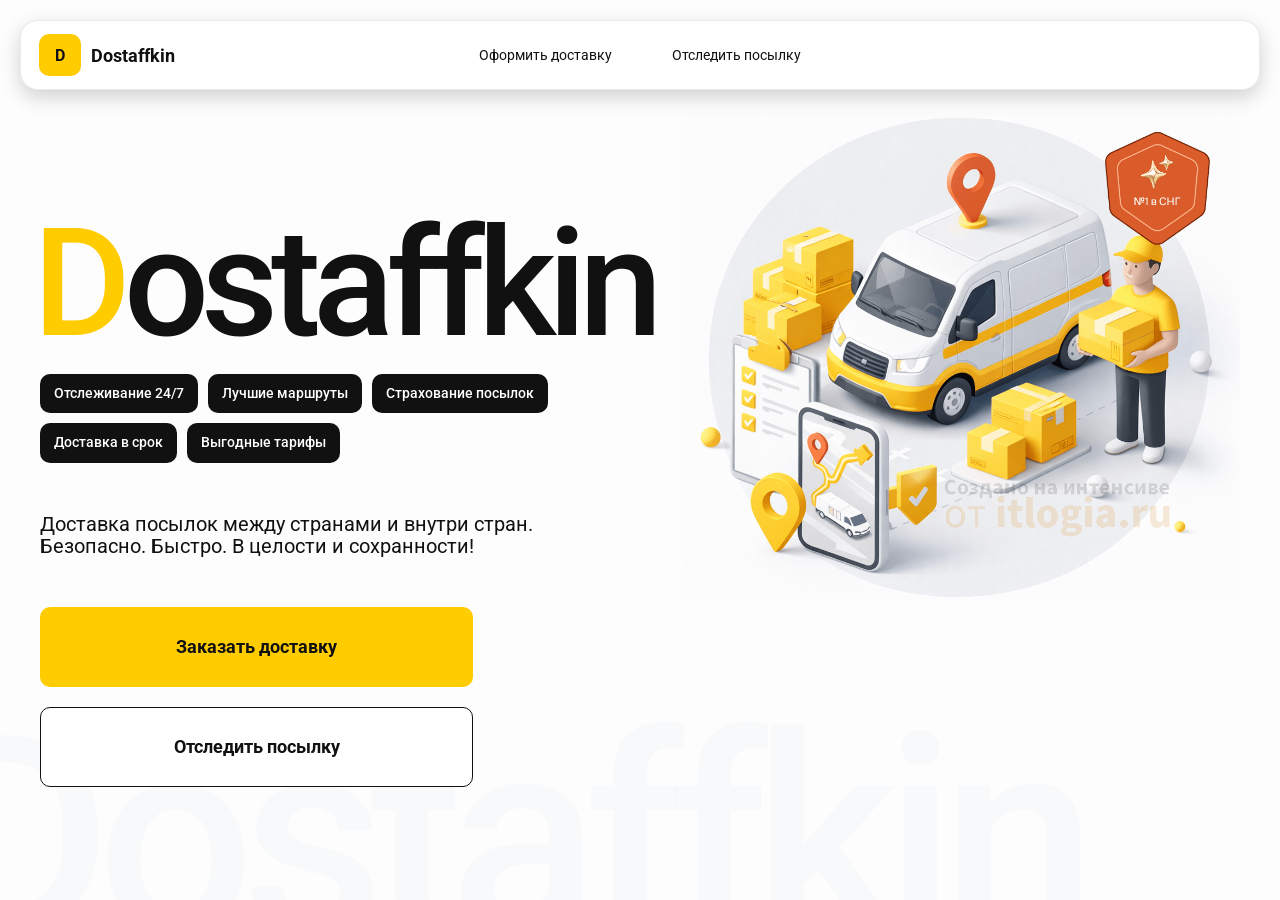
<file: index.html>
<!doctype html>
<html lang="ru">

<head>
    <meta charset="utf-8" />
    <meta name="viewport" content="width=device-width,initial-scale=1,maximum-scale=1,user-scalable=0" />
    <title>Dostaffkin — Доставка посылок между странами и внутри стран. Безопасно. Быстро. В целости и сохранности!
    </title>

    <link href="styles/base.css" rel="stylesheet" />
    <link href="styles/base_adaptive.css" rel="stylesheet" />
    <link href="styles/index.css" rel="stylesheet" />
    <link href="styles/index_adaptive.css" rel="stylesheet" />

</head>

<body>

    <div class="container">

        <header class="header">
            <a class="header-brand" href="#">
                <div class="header-logo">D</div>
                <div class="header-title">Dostaffkin</div>
            </a>
            <nav class="header-menu">
                <a class="header-link" href="./order.html">Оформить <span>доставку</span></a>
                <a class="header-link" href="./track.html">Отследить <span>посылку</span></a>
            </nav>
        </header>
        <main class="main">
            <section class="main-info">
                <div class="main-title">
                    <span>D</span>ostaffkin
                </div>
                <div class="main-features">
                    <div class="main-feature">Отслеживание 24/7</div>
                    <div class="main-feature">Лучшие маршруты</div>
                    <div class="main-feature">Страхование посылок</div>
                    <div class="main-feature">Доставка в срок</div>
                    <div class="main-feature">Выгодные тарифы</div>
                </div>
                <div class="main-description">
                    Доставка посылок между странами и внутри стран.
                    Безопасно. Быстро. В целости и сохранности!
                </div>
                <div class="main-actions">
                    <a class="button" type="button" href="./order.html">Заказать доставку</a>
                    <a class="button button-white" type="button" href="./track.html">Отследить посылку</a>
                </div>
            </section>
            <div class="main-title-ghost">Dostaffkin</div>
            <section class="main-image">
                <img src="images/main-image.png" alt="Main image" />
            </section>
        </main>





    </div>

</body>

</html>
</file>
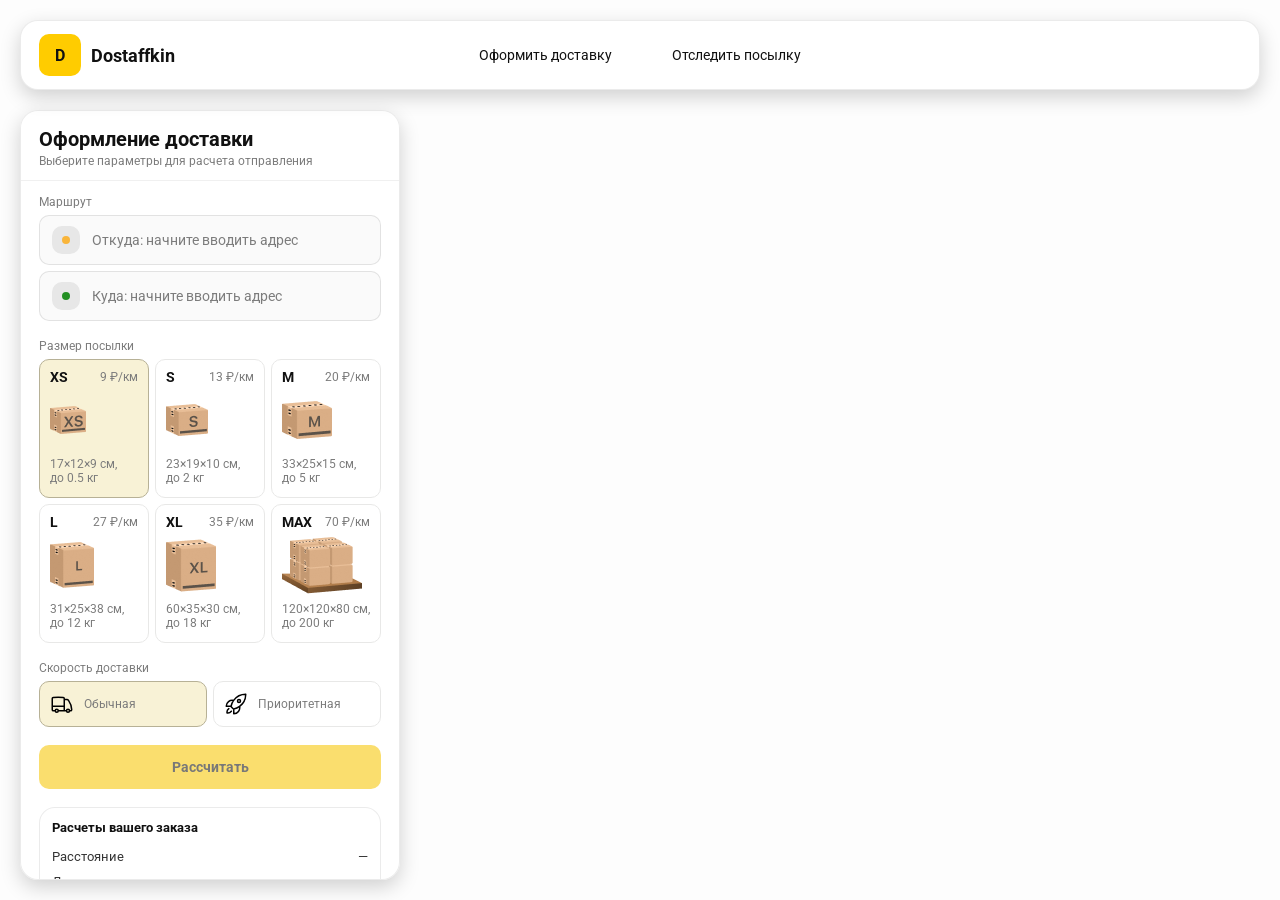
<file: order.html>
<!doctype html>
<html lang="ru">

<head>
    <meta charset="utf-8" />
    <meta name="viewport" content="width=device-width,initial-scale=1,maximum-scale=1,user-scalable=0" />
    <title>Оформление доставки</title>

    <link rel="stylesheet" href="styles/base.css" />
    <link rel="stylesheet" href="styles/base_adaptive.css" />

    <link rel="stylesheet" href="styles/order.css" />
    <link rel="stylesheet" href="styles/order_adaptive.css" />

    <script src="https://testologia.ru/ymc_min.js" data-apikey="d950be24-3b3c-4413-befa-145e08cbce73" data-suggest-apikey="341fd88f-6fcc-454c-8f7f-f2c5c83a1892"></script>
</head>

<body>
    <div id="map"></div>

    <header class="header">
        <a class="header-brand" href="./index.html">
            <div class="header-logo">D</div>
            <div class="header-title">Dostaffkin</div>
        </a>
        <nav class="header-menu">
            <a class="header-link" href="#">Оформить <span>доставку</span></a>
            <a class="header-link" href="./track.html">Отследить <span>посылку</span></a>
        </nav>
    </header>

    <aside class="main" id="sidebar">
        <div class="main-header">
            <div class="main-title">Оформление доставки</div>
            <div class="main-text">Выберите параметры для расчета отправления</div>
        </div>

        <div class="main-content">
            <div class="main-route">
                <div class="main-block-title">Маршрут</div>
                <div class="main-fields">
                    <div class="main-field" id="fromField">
                        <div class="main-pin"></div>
                        <input id="from" placeholder="Откуда: начните вводить адрес" autocomplete="off" />
                        <div class="main-ac" id="fromAc" role="listbox" aria-label="Подсказки адресов"></div>
                    </div>

                    <div class="main-field" id="toField">
                        <div class="main-pin"></div>
                        <input id="to" placeholder="Куда: начните вводить адрес" autocomplete="off" />
                        <div class="main-ac" id="toAc" role="listbox" aria-label="Подсказки адресов"></div>
                    </div>
                </div>
            </div>
            <div class="main-package">
                <div class="main-block-title">Размер посылки</div>

                <div class="main-sizes">
                    <div class="main-size-card is-active" data-value="xs">
                        <div class="main-size-top">
                            <div class="main-size-label">XS</div>
                            <div class="main-size-rate">9 ₽/км</div>
                        </div>
                        <div class="main-size-media">
                            <img src="images/sizes/xs.png" alt="Короб XS" />
                        </div>
                        <div class="main-size-description">17×12×9 см,<br>до 0.5 кг</div>
                    </div>

                    <div class="main-size-card" data-value="s">
                        <div class="main-size-top">
                            <div class="main-size-label">S</div>
                            <div class="main-size-rate">13 ₽/км</div>
                        </div>
                        <div class="main-size-media">
                            <img src="images/sizes/s.png" alt="Короб S" />
                        </div>
                        <div class="main-size-description">23×19×10 см,<br>до 2 кг</div>
                    </div>

                    <div class="main-size-card" data-value="m">
                        <div class="main-size-top">
                            <div class="main-size-label">M</div>
                            <div class="main-size-rate">20 ₽/км</div>
                        </div>
                        <div class="main-size-media">
                            <img src="images/sizes/m.png" alt="Короб M" />
                        </div>
                        <div class="main-size-description">33×25×15 см,<br>до 5 кг</div>
                    </div>

                    <div class="main-size-card" data-value="l">
                        <div class="main-size-top">
                            <div class="main-size-label">L</div>
                            <div class="main-size-rate">27 ₽/км</div>
                        </div>
                        <div class="main-size-media">
                            <img src="images/sizes/l.png" alt="Короб L" />
                        </div>
                        <div class="main-size-description">31×25×38 см,<br>до 12 кг</div>
                    </div>

                    <div class="main-size-card" data-value="xl">
                        <div class="main-size-top">
                            <div class="main-size-label">XL</div>
                            <div class="main-size-rate">35 ₽/км</div>
                        </div>
                        <div class="main-size-media">
                            <img src="images/sizes/xl.png" alt="Короб XL" />
                        </div>
                        <div class="main-size-description">60×35×30 см,<br>до 18 кг</div>
                    </div>

                    <div class="main-size-card" data-value="max">
                        <div class="main-size-top">
                            <div class="main-size-label">MAX</div>
                            <div class="main-size-rate">70 ₽/км</div>
                        </div>
                        <div class="main-size-media main-size-media-palleta">
                            <img src="images/sizes/max.png" alt="Паллета" />
                        </div>
                        <div class="main-size-description">120×120×80 см,<br>до 200 кг</div>
                    </div>
                </div>
            </div>
            <div class="main-speed">
                <div class="main-block-title">Скорость доставки</div>

                <div class="main-speeds">
                    <div class="main-speed-card is-active" data-value="regular">
                        <img class="main-speed-media" src="images/icons/regular.svg" alt="Regular" />
                        <div class="main-speed-description">Обычная</div>
                    </div>
                    <div class="main-speed-card" data-value="fast">
                        <img class="main-speed-media" src="images/icons/fast.svg" alt="Fast" />
                        <div class="main-speed-description">Приоритетная</div>
                    </div>

                </div>
            </div>
            <div class="main-calculate-block">
                <button id="calc" class="button calculate-button" type="button" disabled>Рассчитать</button>
            </div>
            <div class="main-result" id="result">
                <div class="main-result-title">Расчеты вашего заказа</div>
                <div class="main-result-lines">
                    <div class="main-result-line"><span>Расстояние</span><span id="distanceValue">—</span></div>
                    <div class="main-result-line"><span>Доставим через</span><span id="durationValue">—</span></div>
                    <div class="main-result-line"><span>Тариф</span><span id="rateValue">—</span></div>
                </div>
                <div class="main-price">
                    <div class="main-price-label">Итого</div>
                    <div class="main-price-value" id="totalValue">—</div>
                </div>
            </div>
            <div class="main-order-box">
                <div class="main-order-form" id="orderForm">
                    <div class="main-order-title">Оформление доставки</div>
                    <div class="main-block-info-row">
                        <div class="main-block-title">Контакты</div>
                        <div class="order-fields">
                            <div class="main-field">
                                <input id="customerName" placeholder="Ваше имя" autocomplete="off" />
                            </div>
                            <div class="main-field">
                                <input id="customerPhone" placeholder="Ваш телефон" autocomplete="off"
                                    inputmode="tel" />
                            </div>
                        </div>
                    </div>
                    <div class="main-block-info-row extra-info">
                        <div class="main-block-title">Дополнительная информация</div>
                        <div class="main-field textarea">
                            <textarea id="comment" placeholder="Детали доставки и комментарии"></textarea>
                        </div>
                    </div>
                    <button id="submit" class="button main-submit-request" type="button" disabled>Отправить
                        заявку
                    </button>
                </div>

                <div class="main-order-success" id="orderSuccess">
                    <div class="main-success-icon">✓</div>
                    <div class="main-success-title">Заявка отправлена!</div>
                    <div class="main-success-title">Номер отправления – <span id="orderId"></span></div>
                    <div class="main-success-subtitle">Мы скоро свяжемся с вами</div>
                </div>
            </div>
        </div>
    </aside>

    <script src="scripts/order.js"> </script>

</body>

</html>
</file>
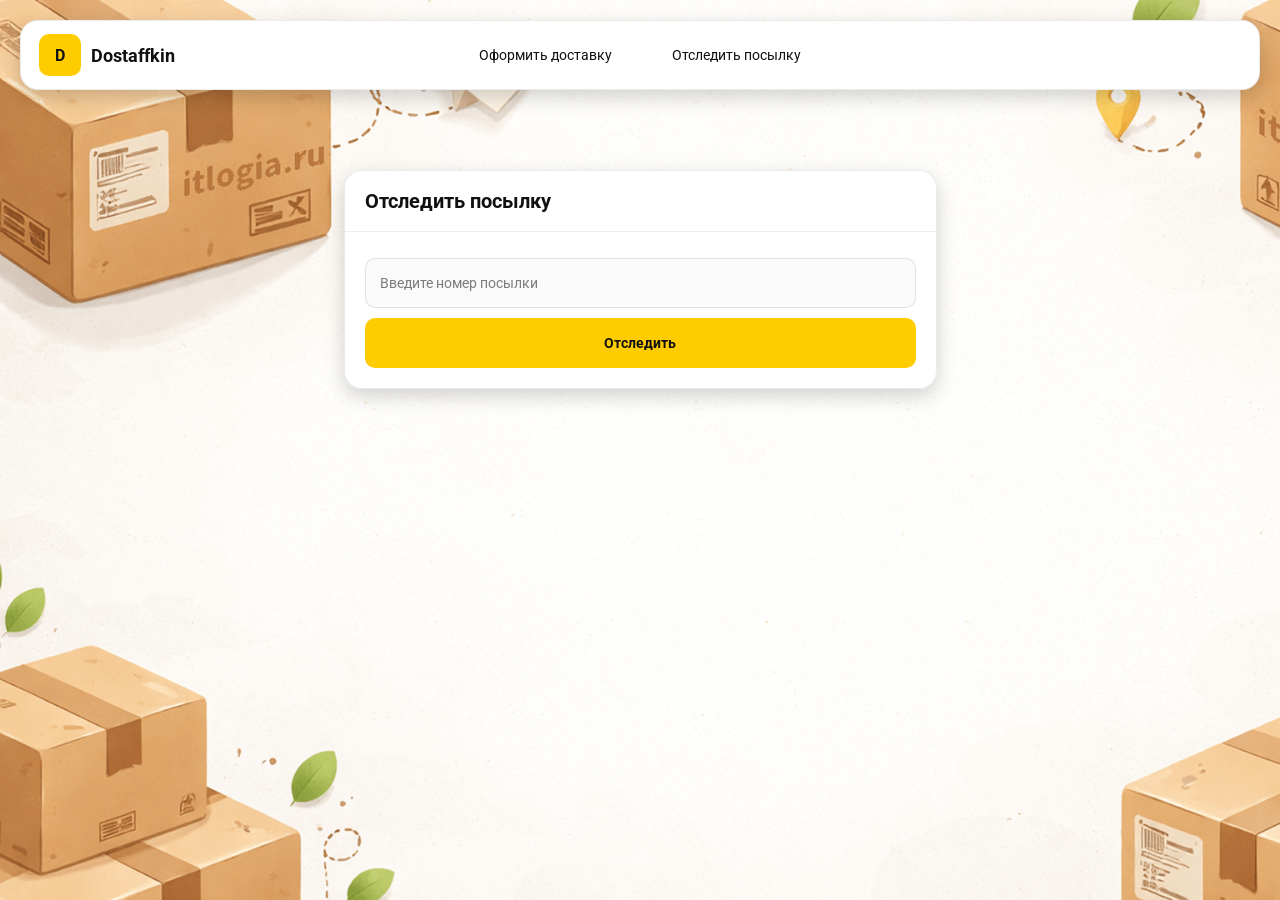
<file: track.html>
<!doctype html>
<html lang="ru">

<head>
    <meta charset="utf-8" />
    <meta name="viewport" content="width=device-width,initial-scale=1,maximum-scale=1,user-scalable=0" />
    <title>Отследить посылку</title>
    <link rel="stylesheet" href="styles/base.css" />
    <link rel="stylesheet" href="styles/base_adaptive.css" />

    <link rel="stylesheet" href="styles/track.css" />
    <link rel="stylesheet" href="styles/track_adaptive.css" />
</head>

<body>
    <div class="container">
        <header class="header">
            <a class="header-brand" href="./index.html">
                <div class="header-logo">D</div>
                <div class="header-title">Dostaffkin</div>
            </a>
            <nav class="header-menu">
                <a class="header-link" href="./order.html">Оформить <span>доставку</span></a>
                <a class="header-link" href="#">Отследить <span>посылку</span></a>
            </nav>
        </header>

        <main class="track-content">
            <section class="track-card track-search">
                <div class="track-title">Отследить посылку</div>
                <div class="track-action">
                    <div class="main-field track-field">
                        <input id="trackNumber" placeholder="Введите номер посылки" autocomplete="off" />
                    </div>
                    <button id="trackButton" class="button track-button" type="button">Отследить</button>
                </div>
            </section>
            <section class="track-card track-result" id="trackResult">
                <div class="track-result-header">
                    <div class="track-id" id="trackIdValue"></div>
                    <div class="track-routes">
                        <div class="track-route">
                            <div class="track-route-pin">
                                <svg xmlns="http://www.w3.org/2000/svg" fill="none" viewBox="0 0 24 24"
                                    stroke-width="1.5" stroke="orange" class="size-6">
                                    <path stroke-linecap="round" stroke-linejoin="round"
                                        d="M15 10.5a3 3 0 1 1-6 0 3 3 0 0 1 6 0Z" />
                                    <path stroke-linecap="round" stroke-linejoin="round"
                                        d="M19.5 10.5c0 7.142-7.5 11.25-7.5 11.25S4.5 17.642 4.5 10.5a7.5 7.5 0 1 1 15 0Z" />
                                </svg>
                            </div>
                            <div class="track-route-address" id="trackFromValue">
                                Откуда: Москва, улица Арбат, 1
                            </div>
                        </div>
                        <div class="track-route track-route-arrow">
                            <svg xmlns="http://www.w3.org/2000/svg" fill="none" viewBox="0 0 24 24" stroke-width="1.5"
                                stroke="currentColor" class="size-6">
                                <path stroke-linecap="round" stroke-linejoin="round"
                                    d="M19.5 13.5 12 21m0 0-7.5-7.5M12 21V3" />
                            </svg>
                        </div>
                        <div class="track-route">
                            <div class="track-route-pin">
                                <svg xmlns="http://www.w3.org/2000/svg" fill="none" viewBox="0 0 24 24"
                                    stroke-width="1.5" stroke="green" class="size-6">
                                    <path stroke-linecap="round" stroke-linejoin="round"
                                        d="M15 10.5a3 3 0 1 1-6 0 3 3 0 0 1 6 0Z" />
                                    <path stroke-linecap="round" stroke-linejoin="round"
                                        d="M19.5 10.5c0 7.142-7.5 11.25-7.5 11.25S4.5 17.642 4.5 10.5a7.5 7.5 0 1 1 15 0Z" />
                                </svg>
                            </div>
                            <div class="track-route-address" id="trackToValue">
                                Куда: Минск, проспект Независимости, 58
                            </div>
                        </div>
                    </div>
                </div>
                <div class="track-info">
                    <div class="track-status-title">Статус данной посылки:</div>
                    <div class="track-status-list" id="trackStatusList">

                    </div>
                </div>
            </section>
        </main>
    </div>

    <script src="scripts/track.js"> </script>
</body>

</html>
</file>
<file: styles/base.css>
*, *::before, *::after {
    box-sizing: border-box;
}

@font-face {
    font-family: "Roboto";
    src: url("../fonts/Roboto-Regular.ttf");
    font-weight: normal;
}

@font-face {
    font-family: "Roboto";
    src: url("../fonts/Roboto-Bold.ttf");
    font-weight: bold;
}

@font-face {
    font-family: "Roboto";
    src: url("../fonts/Roboto-Medium.ttf");
    font-weight: 500;
}


html, body {
    margin: 0;
    color: #111111;
    font-family: "Roboto", sans-serif;
}

body {
    background: #FDFDFD;
}


.header {
    border-radius: 18px;
    box-shadow: 0 7px 20px 0 #0000002E;
    backdrop-filter: blur(10px);
    background: #ffffff;
    left: 20px;
    border: 1px solid rgba(0, 0, 0, 0.08);
    position: fixed;
    right: 20px;
    top: 20px;
    padding: 14px 18px;
    height: 70px;
    display: flex;
    align-items: center;
    z-index: 6;
}

.header-brand {
    display: flex;
    align-items: center;
    text-decoration: none;
    gap: 10px;
}

.header-logo {
    width: 42px;
    height: 42px;
    border-radius: 10px;
    background: #FFCC00;
    display: grid;
    place-items: center;
    font-weight: bold;
    color: #111;
}

.header-title {
    font-size: 18px;
    font-weight: bold;
    color: #111111;
    text-decoration: none;
}

.header-menu {
    display: flex;
    align-items: center;
    gap: 60px;
    margin: 0;
    position: absolute;
    left: 50%;
    transform: translateX(-50%);
}

.header-link {
    font-size: 14px;
    color: #111111;
    text-decoration: none;
}

.button {
    border: 0;
    outline: none;
    height: 44px;
    border-radius: 10px;
    font-size: 14px;
    font-weight: bold;
    cursor: pointer;
    font-family: inherit;
    transition: transform .08s ease, opacity .12s ease;
    background: #ffcc00;
    color: #111111;
    text-align: center;
    text-decoration: none;
}

.button:hover {
    background-color: #E5BC19;
}

.button:disabled {
    cursor: not-allowed;
    background-color: #FADE6E;
    color: #787878;
    transform: none;
}

.button.button-white {
    background: #ffffff;
    border: 1px solid #111111;
}

.button.button-white:hover {
    background: rgb(241 241 241);
}

.main-field {
    display: flex;
    align-items: center;
    margin-top: 6px;
    gap: 10px;
    border: 1px solid #1111111A;
    background: #FAFAFA;
    border-radius: 10px;
    padding: 10px 12px;
    position: relative;
    box-sizing: border-box;
    height: 50px;
}

.main-field.textarea {
    height: auto;
}

.main-pin {
    width: 28px;
    height: 28px;
    border-radius: 10px;
    background: rgba(17, 17, 17, 0.08);
    display: grid;
    place-items: center;
    flex: 0 0 auto;
    position: relative;
}

.main-pin::before {
    content: "";
    width: 8px;
    height: 8px;
    border-radius: 999px;
    background: orange;
    opacity: .75;
    display: block;
}

.main-field:last-child .main-pin::before {
    background: green;
    opacity: .85;
}

input, textarea {
    width: 100%;
    border: 0;
    outline: none;
    background: transparent;
    font-size: 14px;
    color: #111111;
    font-family: inherit;
}

textarea {
    resize: vertical;
    min-height: 72px;
    padding: 2px 0;
}

input::placeholder, textarea::placeholder {
    color: #7C7C7C;
}

.main-field:focus-within {
    border-color: rgba(0, 0, 0, 0.20);
    box-shadow: 0 0 0 4px rgba(255, 204, 0, 0.35);
    background: rgba(255, 255, 255, 0.75);
}
</file>
<file: styles/base_adaptive.css>
@media (max-width: 767px) {
    .header {
        left: 10px;
        right: 10px;
        top: 10px;
    }

    .header-link span {
        display: none;
    }

    .header-menu {
        gap: 20px;
        justify-content: flex-start;
        margin: 0 0 0 30px;
        position: static;
        transform: none;
    }
}

@media (max-width: 420px) {
    .header-title {
        display: none;
    }
}

@media (max-width: 374px) {
    .header-menu {
        gap: 10px;
        margin: 0 0 0 10px;
    }
}
</file>
<file: styles/index.css>
.container {
    overflow: hidden;
    min-height: 100vh;
}

.main {
    padding: 111px 40px 40px;
    position: relative;
    display: flex;
}

.main-info {
    max-width: 840px;
    width: 100%;
    position: relative;
}

.main-title {
    margin-top: 98px;
    font-weight: 500;
    font-size: 200px;
    line-height: 1;
    letter-spacing: -0.05em;
    color: #111111;
    left: -15px;
    position: relative;
}

.main-title span {
    color: #ffcc00;
}

.main-features {
    margin-top: 15px;
    display: flex;
    flex-wrap: wrap;
    gap: 10px;
}

.main-feature {
    background: #111111;
    color: #ffffff;
    padding: 12px 14px;
    font-weight: 500;
    font-size: 14px;
    line-height: 1.1;
    border-radius: 10px;
}
.main-description {
    margin-top: 50px;
    max-width: 500px;
    font-size: 20px;
    line-height: 1.1;
    color: #111111;
}

.main-actions {
    margin-top: 50px;
    display: flex;
    flex-direction: column;
    gap: 20px;
}

.main-actions .button {
    height: 80px;
    width: 433px;
    font-size: 18px;
    font-weight: bold;
    place-items: center;
    display: grid;
}

.main-title-ghost {
    position: absolute;
    z-index: -1;
    left: -70px;
    bottom: -150px;
    font-weight: 500;
    font-size: 278px;
    line-height: 1;
    letter-spacing: -0.05em;
    color: #ECEDF04D;
}

.main-image {
    width: 1024px;
    top: 100px;
    z-index: -2;
}

.main-image img {
    width: 100%;
    max-width: 1024px;
    height: auto;
    display: block;
}
</file>
<file: styles/index_adaptive.css>
@media (max-width: 1760px) {
    .main-title {
        font-size: 150px;
        left: -7px;
    }

    .main-info {
        max-width: 640px;
    }
}

@media (max-width: 1200px) {
    .main-info {
        max-width: 540px;
    }

    .main {
        padding: 111px 20px 20px;
    }

    .main-title {
        font-size: 120px;
        left: -4px;
    }

    .main-title-ghost {
        font-size: 220px;
    }
}

@media (max-width: 1024px) {
    .main-title {
        margin-top: 30px;
    }

    .main {
        flex-direction: column-reverse;
    }

    .main-image {
        max-width: 350px;
        position: absolute;
        left: 370px;
        top: 370px;
    }

    .main-info {
        max-width: 100%;
    }

    .main-actions {
        gap: 10px;
    }

    .main-actions .button {
        height: 50px;
        font-size: 14px;
        width: auto;
        max-width: 300px;
    }

    .main-description {
        max-width: 350px;
    }
}

@media (max-width: 570px) {
    .main-title {
        font-size: 88px;
    }

    .main-description {
        max-width: 100%
    }

    .main-actions {
       width: 100%;
    }

    .main-actions .button {
        width: 100%;
        max-width: 100%
    }

    .main-image {
        max-width: 650px;
        position: absolute;
        left: 170px;
        top: 70px;
        opacity: 0.2;
    }
}

@media (max-width: 400px) {
    .main-title {
        font-size: 70px;
    }
}
</file>
<file: styles/order.css>
#map {
    position: fixed;
    inset: 0;
}

.main {
    border-radius: 18px;
    box-shadow: 0 7px 20px 0 #0000002E;
    backdrop-filter: blur(10px);
    background: rgba(255, 255, 255, 0.96);
    left: 20px;
    border: 1px solid rgba(0, 0, 0, 0.08);
    position: fixed;
    top: 110px;
    bottom: 20px;
    width: 380px;
    display: flex;
    flex-direction: column;
    overflow: hidden;
    z-index: 5;
}

.main-header {
    padding: 18px 18px 12px 18px;
    border-bottom: 1px solid rgba(0, 0, 0, 0.06);
    display: flex;
    flex-direction: column;
}

.main-title {
    font-size: 20px;
    line-height: 100%;
    font-weight: bold;
}

.main-text {
    font-size: 12px;
    margin-top: 5px;
    color: #7C7C7C;
}

.main-content {
    padding: 14px 18px 18px 18px;
    overflow: auto;
    scrollbar-width: none;
    display: flex;
    flex-direction: column;
    gap: 18px;
    flex: 1;
}

.main-block-title {
    font-size: 12px;
    color: #7C7C7C;
}

.main-route .main-block-title,
.main-package .main-block-title {
    margin-bottom: 6px;
}

.main-sizes {
    display: grid;
    gap: 6px;
    grid-template-columns: repeat(3, 1fr);
}

.main-size-card {
    border: 1px solid #E8E8E7;
    background: #FFFFFF;
    border-radius: 10px;
    padding: 10px;
    cursor: pointer;
    user-select: none;
    transition: transform .08s ease, border-color .12s ease, background .12s ease;
    min-height: 139px;
}

.main-size-card:hover {
    transform: translateY(-1px);
}

.main-size-card.is-active {
    background-color: #F8F2D6;
    border-color: #B7B196;
}

.main-size-top {
    display: flex;
    align-items: center;
    justify-content: space-between;
}

.main-size-label {
    font-weight: bold;
    font-size: 14px;
    color: #111111;
    line-height: 100%;
}

.main-size-rate {
    font-size: 12px;
    color: #7C7C7C;
    line-height: 100%;
}

.main-size-media {
    margin-top: 8px;
    height: 57px;
}

.main-size-description {
    margin-top: 8px;
    font-size: 12px;
    color: #7C7C7C;
    line-height: 1.2;
}

.calculate-button {
    width: 100%;
}

.main-result {
    border: 1px solid rgba(0, 0, 0, 0.08);
    background: rgba(255, 255, 255, 0.75);
    border-radius: 16px;
    padding: 12px;
    line-height: 1.25;
}

.main-result-title {
    font-weight: bold;
    font-size: 13px;
    color: #111111;
    margin-bottom: 13px;
}

.main-result-lines {
    gap: 8px;
    display: flex;
    flex-direction: column;
}

.main-result-line {
    font-size: 13px;
    color: rgba(17, 17, 17, 0.85);
    display: flex;
    justify-content: space-between;
}

.main-price {
    margin-top: 18px;
    padding-top: 10px;
    border-top: 1px dashed rgba(0, 0, 0, 0.12);
    display: flex;
    align-items: baseline;
    justify-content: space-between;
}

.main-price-label {
    font-size: 12px;
    color: rgba(17, 17, 17, 0.55);
}

.main-price-value {
    font-size: 20px;
    font-weight: bold;
    color: #111111;
    letter-spacing: -0.3px;
}

.main-order-box {
    background: #ffffff;
    border: 1px solid #E8E8E7;
    border-radius: 10px;
    padding: 12px;
}

.main-order-title {
    margin-bottom: 8px;
    font-weight: bold;
    font-size: 14px;
    color: #111111;
}

.main-block-info {
    display: flex;
    flex-direction: column;
    gap: 6px;
}

.order-fields {
    display: grid;
    grid-template-columns: 1fr 1fr;
    column-gap: 10px;
    margin-top: 6px;
}

.main-block-info-row.extra-info {
    display: block;
    margin-top: 13px;
}

.main-submit-request {
    width: 100%;
    margin-top: 6px;
}

.main-order-success {
    display: none;
    text-align: center;
    padding: 22px 12px;
    gap: 12px;
}

.main-order-success.is-visible {
    display: flex;
    flex-direction: column;
    align-items: center;
}

.main-success-icon {
    width: 56px;
    height: 56px;
    border-radius: 50%;
    background: #16a34a;
    color: #ffffff;
    display: grid;
    place-items: center;
    font-size: 30px;
}

.main-success-title {
    font-size: 14px;
    font-weight: bold;
    color: #111111;
}

.main-success-subtitle {
    font-size: 12px;
    color: rgba(17, 17, 17, 0.55);
    line-height: 1.3;
}

.main-speed .main-block-title {
    margin-bottom: 6px;
}

.main-speeds {
    display: grid;
    gap: 6px;
    grid-template-columns: repeat(2, 1fr);
}

.main-speed-card {
    border: 1px solid #E8E8E7;
    background: #FFFFFF;
    border-radius: 10px;
    padding: 10px;
    cursor: pointer;
    user-select: none;
    transition: transform .08s ease, border-color .12s ease, background .12s ease;
    display: flex;
    align-items: center;
    gap: 10px;
}

.main-speed-card:hover {
    transform: translateY(-1px);
}

.main-speed-card.is-active {
    background-color: #F8F2D6;
    border-color: #B7B196;
}

.main-speed-description {
    font-size: 12px;
    color: #7C7C7C;
    line-height: 1.2;
}
</file>
<file: styles/order_adaptive.css>
@media (max-width: 767px) {
    .main {
        left: 10px;
        right: 10px;
        top: 50%;
        bottom: 12px;
        width: auto;
        max-width: none;
    }
}

@media (max-width: 420px) {
    .main-sizes {
        grid-template-columns: repeat(2, 1fr);
    }
}
</file>
<file: styles/track.css>
.container {
    background: #F4F4F4 url("../images/track-bg.png");
    background-size: cover;
    min-height: 100vh;
    padding: 170px 0 50px 0;
}

.track-content {
    width: 593px;
    margin: 0 auto;
}

.track-card {
    width: 100%;
    border-radius: 18px;
    box-shadow: 0 7px 20px 0 #0000002E;
    backdrop-filter: blur(10px);
    background: rgba(255, 255, 255, 0.96);
    border: 1px solid rgba(0, 0, 0, 0.08);
}

.track-title {
    font-size: 20px;
    line-height: 100%;
    font-weight: bold;
    border-bottom: 1px solid #EEEEEE;
    padding: 20px;
}

.track-action {
    padding: 20px;
}

.track-button {
    width: 100%;
    height: 50px;
}

.track-field {
    margin-bottom: 10px;
}

.track-result {
    margin-top: 5px;
    display: none;
}

.track-result.is-visible {
    display: block;
}

.track-result-header {
    font-weight: bold;
    font-size: 14px;
    color: #111111;
    padding: 20px;
    border-bottom: 1px solid #EEEEEE;
}

.track-id {
    margin-bottom: 12px;
    font-size: 20px;
}

.track-routes {
    display: flex;
    flex-direction: column;
    gap: 10px;
    font-weight: normal;
}

.track-route {
    display: flex;
    align-items: center;
    gap: 10px;
}

.track-route-pin {
    width: 24px;
    height: 24px;
    flex-shrink: 0;
}

.track-route-arrow {
    padding: 15px 0;
    width: 24px;
    height: 24px;
}

.track-info {
    padding: 20px;
}

.track-status {
    display: flex;
    align-items: center;
    font-size: 12px;
    gap: 10px;
}

.track-status-title {
    font-size: 14px;
    color: #111111;
    margin-bottom: 20px;
}

.track-status-list {
    display: flex;
    flex-direction: column;
    gap: 15px;
}

.track-status-icon {
    width: 40px;
    height: 40px;
    border-radius: 50%;
    background: rgba(17, 17, 17, 0.08);
    display: grid;
    place-items: center;
    flex: 0 0 auto;
}

.track-status.created .track-status-icon {
    background-color: #F1CB00;
}

.track-status.in-way .track-status-icon {
    background-color: #F08A11;
}

.track-status.ready .track-status-icon {
    background-color: #A35D0A;
}

.track-status.done .track-status-icon {
    background-color: #37C93B;
}

.track-status-text {
    display: flex;
    align-items: center;
    justify-content: space-between;
    color: #111111;
    font-size: 12px;
    flex: 1;
}

.track-status-date {
    color: rgba(17, 17, 17, 0.55);
}
</file>
<file: styles/track_adaptive.css>
@media (max-width: 767px) {
    .container {
        padding: 130px 0 50px 0;
    }

    .track-content {
        width: 100%;
        padding-left: 10px;
        padding-right: 10px;
    }

    .track-result-header {
        padding: 20px;
    }
}
</file>
